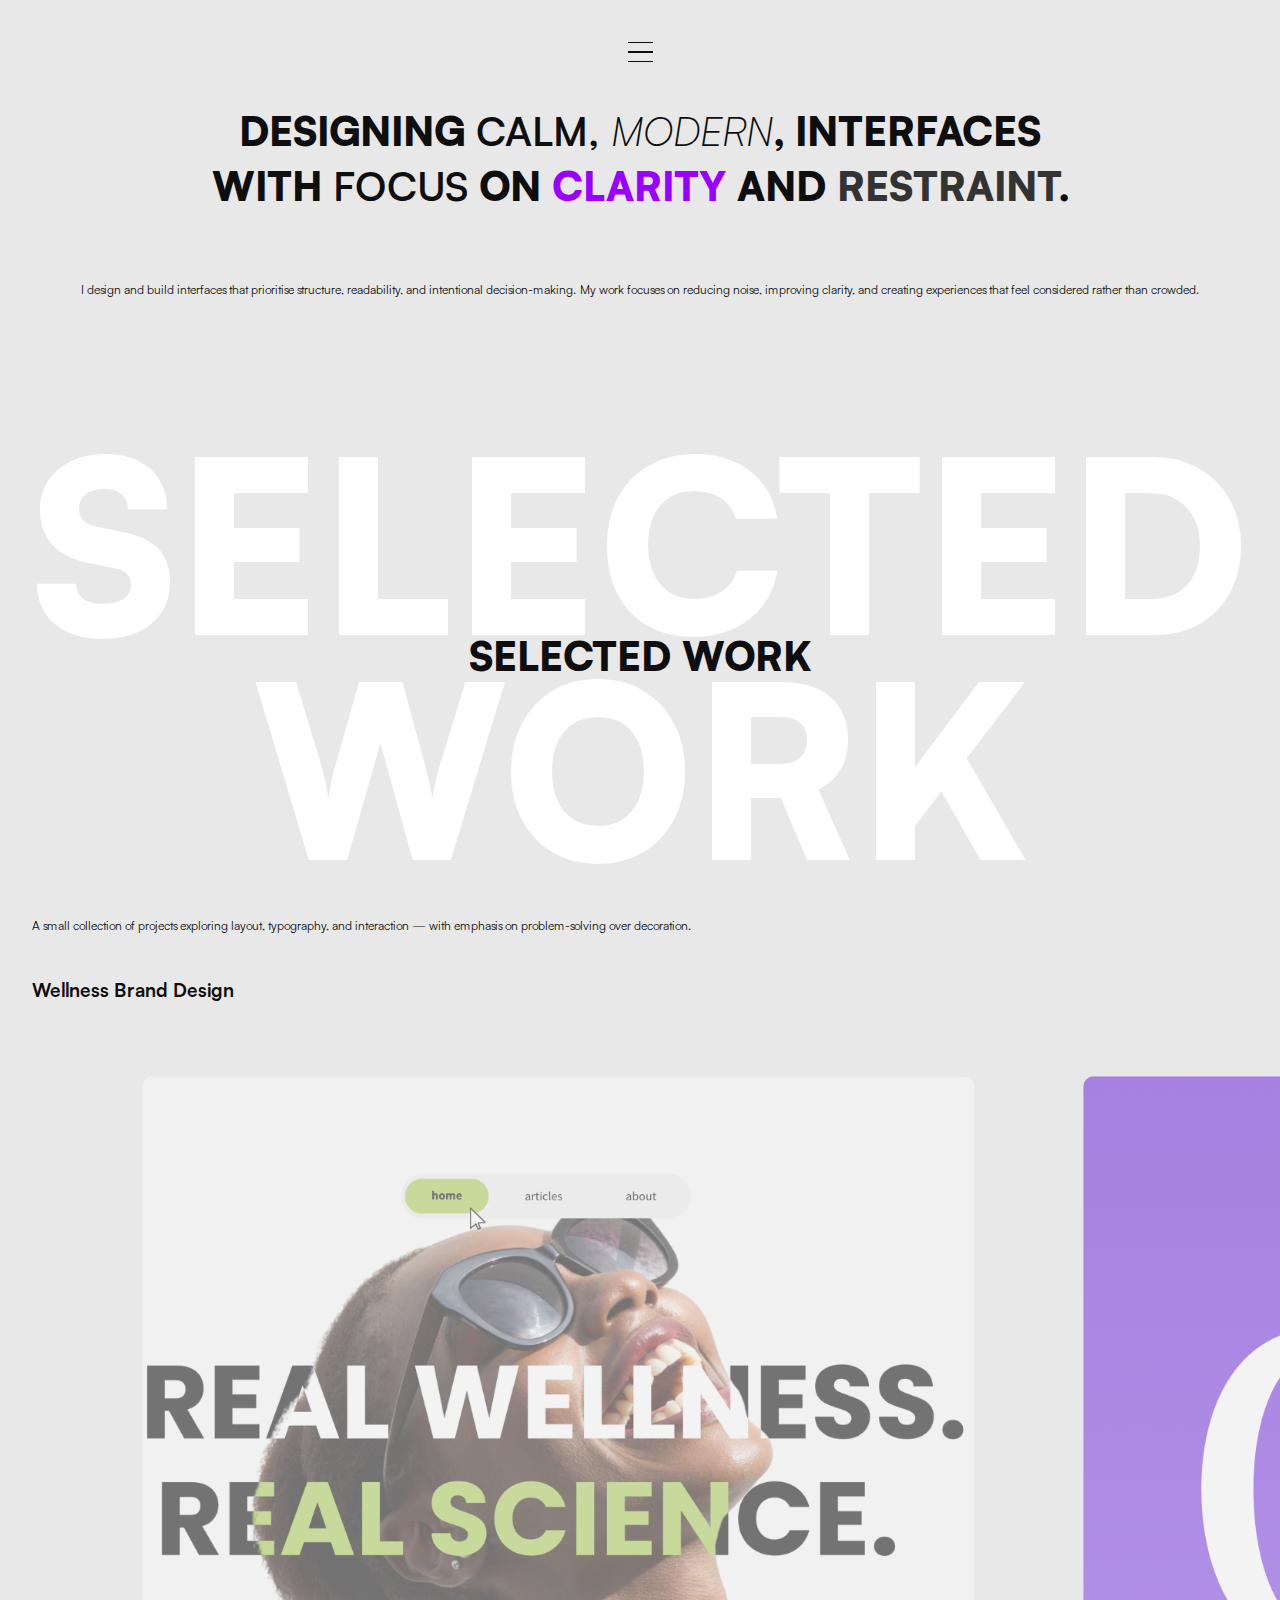
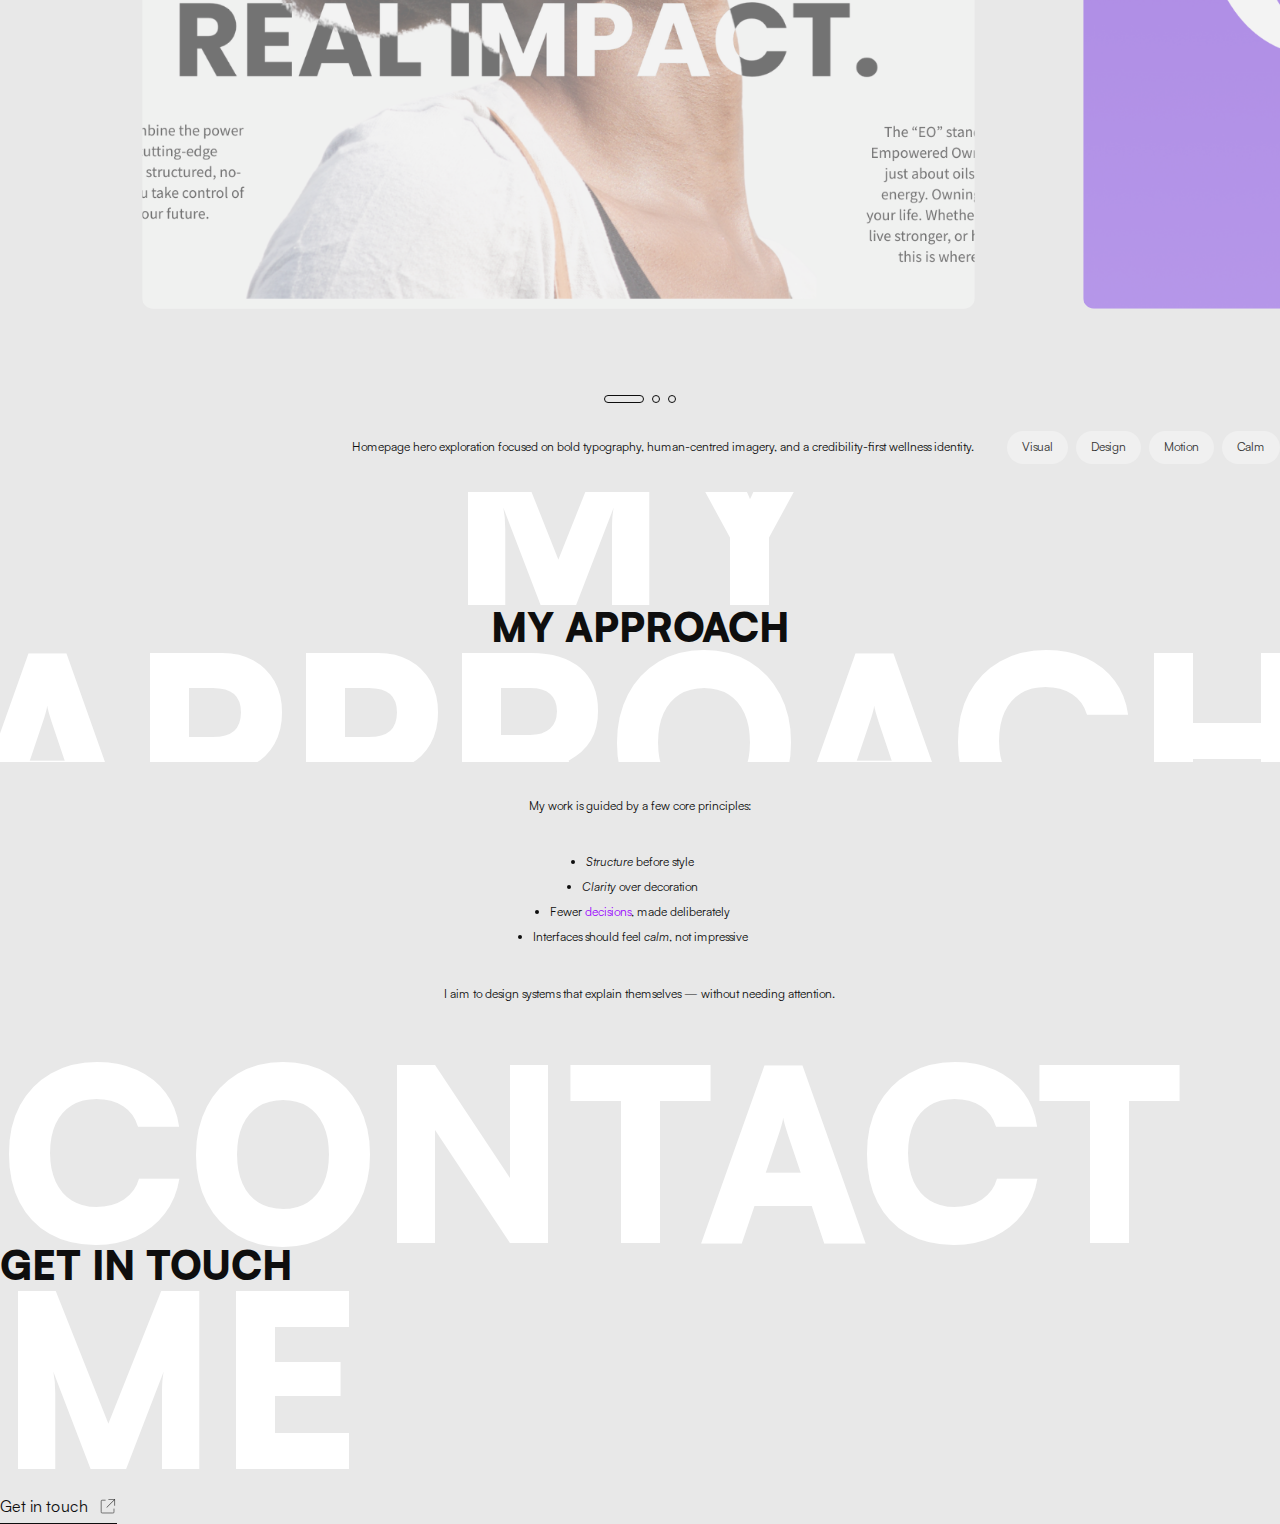
<file: index.html>
<!DOCTYPE html>
<html lang="en">
<head>
    <meta charset="UTF-8">
    <meta name="viewport" content="width=device-width, initial-scale=1.0">
    <link rel="stylesheet" href="assets/styles/global.css">
    <link rel="stylesheet" href="assets/styles/fonts.css">
    <title>Jp Lawrence - Home</title>
</head>
<body>
    <header>
        <nav class="navbar container">
            <button class="menu-toggle" aria-label="Toggle Menu" aria-expanded="false">
                <span class="bar"></span>
                <span class="bar"></span>
                <span class="bar"></span>
            </button>

            <div class="menu-overlay">
                <ul class="nav-links">
                    <li><a href="./index.html" >Home</a></li>
                    <li><a href="./pages/work.html" >Work</a></li>
                    <li><a href="./pages/about.html" >About</a></li>
                    <li><a href="./pages/contact.html" class="contact-btn">Contact
                        <svg width="1.2em" height="1.2em" viewBox="0 0 72 72" fill="none" xmlns="http://www.w3.org/2000/svg" focusable="false" aria-hidden="true">
                            <path d="M63 9V8H64V9H63ZM33.7071 39.7071C33.3166 40.0976 32.6834 40.0976 32.2929 39.7071C31.9024 39.3166 31.9024 38.6834 32.2929 38.2929L33 39L33.7071 39.7071ZM63 33H62V9H63H64V33H63ZM63 9V10H39V9V8H63V9ZM63 9L63.7071 9.70711L33.7071 39.7071L33 39L32.2929 38.2929L62.2929 8.29289L63 9Z" fill="#E8E8E8"/>
                            <path d="M60 45V54C60 56.8284 60 58.2426 59.1213 59.1213C58.2426 60 56.8284 60 54 60H18C15.1716 60 13.7574 60 12.8787 59.1213C12 58.2426 12 56.8284 12 54V18C12 15.1716 12 13.7574 12.8787 12.8787C13.7574 12 15.1716 12 18 12H27" stroke="#E8E8E8" stroke-width="2" stroke-linecap="round"/>
                        </svg></a>
                    </li>
                </ul>
            </div>
        </nav>
    </header>
    <main>
        <div class="hero--inner">
            <section class="hero" aria-labelledby="hero-title">
            <h1 id="hero-title" class="title">Designing <span class="fw-normal">calm, <span class="fw-normal italics" id="modern">modern</span></span>, interfaces with <span class="fw-normal">focus</span> on <span class="title-accent-color">clarity</span> and <span id="title-muted-color">restraint</span>.</h1>
            <p class="body-text">I design and build interfaces that prioritise structure, readability, and intentional decision-making.
                My work focuses on reducing noise, improving clarity, and creating experiences that feel considered rather than crowded.</p>
            </section>
        </div>
        <section class="selected-work" aria-labelledby="selected-title">
            <div class="heading-grid">
                <span class="background-title">Selected Work</span>
                <h2 id="selected-title" class="title">Selected work</h2>
            </div>
            <p>A small collection of projects exploring layout, typography, and interaction — with emphasis on problem-solving over decoration.</p>
            
            <article class="project project--featured" aria-labelledby="p1-title">
                <header class="project__header">
                    <h3 id="p1-title" class="project__title">Wellness Brand Design</h3>
                </header>
                <div class="project__carousel">
                    <figure class="project__exhibit">
                        <img
                        class="project__image"
                        src="/assets/images/EO BOOTCAMPS.png"
                        alt="Homepage hero carousel exploration for a wellness brand"
                        loading="lazy"
                        />
                    </figure>
                    <figure class="project__exhibit">
                        <img
                        class="project__image"
                        src="/assets/images/infinity-club-holidays-logo.png"
                        alt="Homepage hero carousel exploration for a wellness brand"
                        loading="lazy"
                        />
                    </figure>
                    <figure class="project__exhibit">
                        <img
                        class="project__image"
                        src="/assets/images/adventure trails.png"
                        alt="Homepage hero carousel exploration for a wellness brand"
                        loading="lazy"
                        />
                    </figure>
                </div>
                <div class="project__pager" aria-hidden="true">
                    <span class="pager__dot active"></span>
                    <span class="pager__dot"></span>
                    <span class="pager__dot"></span>
                </div>
                <div class="project__meta">
                    <p class="project__desc">
                    Homepage hero exploration focused on bold typography, human-centred imagery,
                    and a credibility-first wellness identity.
                    </p>

                    <ul class="project__tags" aria-label="Project tags">
                        <li class="tag">Visual</li>
                        <li class="tag">Design</li>
                        <li class="tag">Motion</li>
                        <li class="tag">Calm</li>
                    </ul>
                </div>
            </article>
        </section>
        <section class="the-approach" aria-labelledby="approach-title">
            <div class="heading-grid">
                <span class="background-title">My approach</span>
                <h2 id="approach-title" class="title">My approach</h2>
            </div>
            <p>My work is guided by a few core principles:</p>
            <ul class="principles-list">
                <li><span class="italics">Structure</span> before style</li>
                <li><span class="italics">Clarity</span> over decoration</li>
                <li>Fewer <span class="title-accent-color">decisions</span>, made deliberately</li>
                <li>Interfaces should feel <span class="italics">calm</span>, not impressive</li>
            </ul>
            <p>I aim to design systems that explain themselves — without needing attention.</p>
        </section>
        <section class="contact" aria-labelledby="contact-title">
            <div class="heading-grid">
                <span class="background-title">Contact me</span>
                <h2 id="contact-title" class="title">Get in touch</h2>
            </div>
            <a href="mailto:jeannpierrelawrence@gmail.com" class="contact-btn">Get in touch
                <svg width="1.2em" height="1.2em" viewBox="0 0 72 72" fill="none" xmlns="http://www.w3.org/2000/svg" focusable="false" aria-hidden="true">
                    <path d="M63 9V8H64V9H63ZM33.7071 39.7071C33.3166 40.0976 32.6834 40.0976 32.2929 39.7071C31.9024 39.3166 31.9024 38.6834 32.2929 38.2929L33 39L33.7071 39.7071ZM63 33H62V9H63H64V33H63ZM63 9V10H39V9V8H63V9ZM63 9L63.7071 9.70711L33.7071 39.7071L33 39L32.2929 38.2929L62.2929 8.29289L63 9Z" fill="currentColor"/>
                    <path d="M60 45V54C60 56.8284 60 58.2426 59.1213 59.1213C58.2426 60 56.8284 60 54 60H18C15.1716 60 13.7574 60 12.8787 59.1213C12 58.2426 12 56.8284 12 54V18C12 15.1716 12 13.7574 12.8787 12.8787C13.7574 12 15.1716 12 18 12H27" stroke="currentColor" stroke-width="2" stroke-linecap="round"/>
                </svg>
            </a>
        </section>
    </main>
    <script src="assets/scripts/app.js"></script>
</body>
</html>
</file>
<file: assets/styles/global.css>
:root {
    --white: #ffffff;
    --primary: #E8E8E8;
    --primary-dark: #0E0E0E;
    --primary-dark-muted: #333333;
    --bg-soft: #F0f0f0;
    --soft-purple: #9900FF;
    --bright-yellow: #F6FF00;

    --font-main: 'Satoshi', sans-serif;

    --fs-sm: 0.75rem;   
    --fs-nav: 1.5rem; 
    --fs-lg: 2.5rem;   
    --fs-xl: 6rem;

    --fw-lg: 900;
    --fw-m: 600;
    --fw-s: 400;

    --lh-xl: 0.94;    
    --lh-lg: 1.375;   
    --lh-base: 2.08;

    --space-xs: 0.5rem;  
    --space-sm: 1rem;   
    --space-md: 2rem;   
    --space-lg: 4rem;   
    --space-xl: 8rem; 
    --space-huge: 16rem;

    --container-max: 1400px;    
    --gutter: 1.5rem;
}

*, *::before, *::after {
    margin: 0;
    padding: 0;
    box-sizing: border-box; 
}

html {
    scroll-behavior: smooth;
}

body {

    font-family: var(--font-main);
    
    background-color: var(--primary);
    color: var(--primary-dark);
    
    font-size: var(--fs-base);    
    line-height: var(--lh-base);
    
    -webkit-font-smoothing: antialiased;
    -moz-osx-font-smoothing: grayscale;
    text-rendering: optimizeLegibility;
    
    min-height: 100vh;
    
    overflow-x: hidden;

}

.title {
    font-size: var(--fs-lg);
    font-weight: var(--fw-lg);
    line-height: var(--lh-lg);
    text-transform: uppercase;
    text-align: center;
}

h1, h2, h3, .title {
    text-wrap: balance;
}

.fw-normal {
    font-weight: var(--fw-m);
}
#modern {
    font-weight: 300;
}
.italics {
    font-style: italic;
}
.title-accent-color {
    color: var(--soft-purple)
}
#title-muted-color {
    color: var(--primary-dark-muted)
}
/* --- Navbar Layout --- */
.navbar {
    display: flex;
    justify-content: center; 
    align-items: center;
    padding: var(--space-md) 0;
    position: relative;
    z-index: 2000;
}

/* --- Hamburger Icon --- */
.menu-toggle {
    display: flex;
    flex-direction: column;
    gap: 8px; 
    background: none;
    border: none;
    cursor: pointer;
    padding: 10px;
    z-index: 1500;
}

.bar {
    width: 25px;
    height: 1.25px;
    background-color: var(--primary-dark); 
    transition: transform 0.4s ease, opacity 0.3s ease;
}


.menu-overlay {
    position: fixed;
    top: 45vh;
    left: 50vw;
    transform: translate(-50%, -50%);
    width: 90vw;
    height: 90vh;
    border-radius: .4rem;
    background-color: rgba(0, 0, 0, 0.9);
    -webkit-backdrop-filter: blur(5rem);
    backdrop-filter: blur(5px);
    display: flex;
    justify-content: center;
    align-items: center;
    opacity: 0;
    visibility: hidden;
    transition: opacity 0.4s ease, visibility 0.4s ease;
    z-index: 1000;
}

.nav-links {
    list-style: none;
    text-align: center;
}

.nav-links li {
    margin-bottom: var(--space-lg);
}

.nav-links a {
    display: inline-flex;  
    align-items: center;   /* Keeps text and potential icons on the same horizontal axis */
    height: 1.5em;         /* Set a consistent height for all link "boxes" */
    
    font-size: var(--fs-nav); 
    font-weight: var(--fw-s);
    color: var(--bg-soft);
    text-decoration: none;
    position: relative;
    padding-bottom: 4px;   /* Consistent gap for the underline */
}

.nav-links a::after {
    content: "";
    position: absolute;
    width: 100%;           /* Spans the full width of the 'box' */
    height: 1.5px;
    background-color: var(--primary);
    bottom: 0;             /* Aligns to the bottom of the 1.5em height box */
    left: 0;
}

.contact-btn {
    display: inline-flex;
    align-items: center;   
    gap: 10px;             
    position: relative;
    text-decoration: none;  
    color: var(--primary-dark); 
}

.contact-btn::after {
    content: "";
    position: absolute;
    bottom: 0;
    left: 0;
    width: 100%;           
    height: 1px;
    background-color: var(--primary-dark);
    transform-origin: left;
    transition: transform 0.3s ease;
}


/* --- Active State (When Opened) --- */
.menu-overlay.is-open {
    opacity: 1;
    visibility: visible;
}

/* Animate bars into an X */
.menu-toggle.is-active .bar:nth-child(1) {
    transform: translateY(5px) rotate(45deg);
    background-color: var(--bg-soft);
}

.menu-toggle.is-active .bar:nth-child(2) {
    transform: translateY(-5px) rotate(-45deg);
    background-color: var(--bg-soft);
}

.menu-toggle.is-active .bar:nth-child(3) {
    display: none
}

p {
    line-height: var(--lh-base);
    font-size: var(--fs-sm);
    margin: var(--space-md);
}

.background-title {
    font-size: var(--fs-xl);
    font-weight: var(--fw-lg);
    text-transform: uppercase;
    line-height: var(--lh-xl);
    color: var(--bg-soft);
}

/* CAROUSEL */

.project__carousel {
    display: flex;
    overflow-x: auto;
    scroll-snap-type: x mandatory;
    gap: 16px;
    padding: 20px 7.5%; 
    scrollbar-width: none; 
}

.project__carousel::-webkit-scrollbar {
    display: none; /* Hide scrollbar Chrome/Safari */
}


.project__exhibit {
    flex: 0 0 85%; 
    aspect-ratio: 1 / 1;
    scroll-snap-align: center;
    overflow: hidden;
    border-radius: 12px;
    
    transform: scale(0.9); 
    transition: transform 0.4s ease, opacity 0.4s ease;
    opacity: 0.5;
}

/* 3. The Active Slide (Set by JS) */
.project__exhibit.active {
    transform: scale(1);
    opacity: 1;
}

.project__image {
    width: 100%;
    height: 100%;
    object-fit: cover;
}

/* 4. The Pager Dots */
.project__pager {
    display: flex;
    justify-content: center;
    gap: 8px;
    margin-top: 20px;
}

.pager__dot {
    height: 8px;
    width: 8px;
    border-radius: 4px;
    background-color: transparent;
    border: 1px solid var(--primary-dark);
    transition: width 0.4s ease, background-color 0.4s ease;
}

/* Active Pill State */
.pager__dot.active {
    width: 40px;
    background-color: transparent;
    border: 1px solid var(--primary-dark);
}

/* Project Span Tags */

.project__tags  {
    display: flex;      
    flex-wrap: wrap;     
    gap: 8px;            
    list-style: none;    
    padding: 0;
}
.project__tags .tag {
    border-radius: 100px; 
    background: var(--bg-soft);
    color: var(--primary-dark-muted);
    
    font-size: var(--fs-sm); 
    line-height: var(--lh-base); 
    
    padding: 4px 15px;      
    white-space: nowrap;
}

.principles-list {
    display: flex;
    flex-direction: column;
    align-items: center;
    padding: 0;
}
.principles-list li {
    line-height: var(--lh-base);
    font-size: var(--fs-sm);
}

/* INDIVIDUAL ELEMENTS */

.body-text {
    text-align: center;
    margin-block: var(--space-lg) var(--space-xl);
}

.heading-grid {
    display: grid;
    position: relative;
    overflow: hidden;
}
.heading-grid span, .heading-grid h2 {
    grid-area: 1 / 1;
    text-align: center; 
}
.heading-grid span {
    font-size: clamp(6rem, 25vw, 15rem); /* Responsive giant size */
    font-weight: 900;
    white-space: wrap;  /* Prevents the big text from wrapping */
    color: var(--white);
    z-index: 1;
    pointer-events: none;
}

.heading-grid h2 {
    z-index: 2;
    width: 90vw;          /* Constraints the width so it wraps */
    max-width: 400px;     /* Prevents it from getting too wide on tablet */
    place-self: center;
    font-size: var(--fs-lg); 
    line-height: 1.1;     /* Tighter line height for better editorial feel */
    text-wrap: balance;   /* Ensures even lines on mobile */
    color: var(--primary-dark);
}

.contact .heading-grid span, .contact .heading-grid h2 {
    text-align: left;
}
.contact .heading-grid h2 {
    place-self: center start;
}

.the-approach {
    text-align: center;
}

.project__meta {
    display: flex;
    align-items: center;
    justify-content: flex-end;
    text-align: center;
}

.the-approach .heading-grid {
    position: relative;
    min-height: 30vh;
    overflow: hidden;
    display: flex;
    align-items: center;
    justify-content: center;
    flex-direction: column;
}

.the-approach .heading-grid h2, .the-approach .heading-grid span {
    position: absolute;
    text-align: center;
}

h3 {
    margin-inline: var(--space-md);
}
</file>
<file: assets/styles/fonts.css>
/**
* @license
*
* Font Family: Satoshi
* Designed by: Deni Anggara
* URL: https://www.fontshare.com/fonts/satoshi
* © 2025 Indian Type Foundry

* Satoshi Variable (Variable font)
* Satoshi VariableItalic (Variable font)

*/

@font-face {
  font-family: 'Satoshi';
  src: url('/assets/fonts/Satoshi-Variable.woff2') format('woff2'),
       url('/assets/fonts/Satoshi-Variable.woff') format('woff');
  font-weight: 300 900;
  font-display: swap;
  font-style: normal;
}
/**
* This is a variable font
* You can control variable axes as shown below:
* font-variation-settings: wght 900.0;
*
* available axes:
'wght' (range from 300.0 to 900.0
*/
@font-face {
  font-family: 'Satoshi';
  src: url('/assets/fonts/Satoshi-VariableItalic.woff2') format('woff2'),
       url('/assets/fonts/Satoshi-VariableItalic.woff') format('woff');
  font-weight: 300 900;
  font-display: swap;
  font-style: italic;
}
</file>
